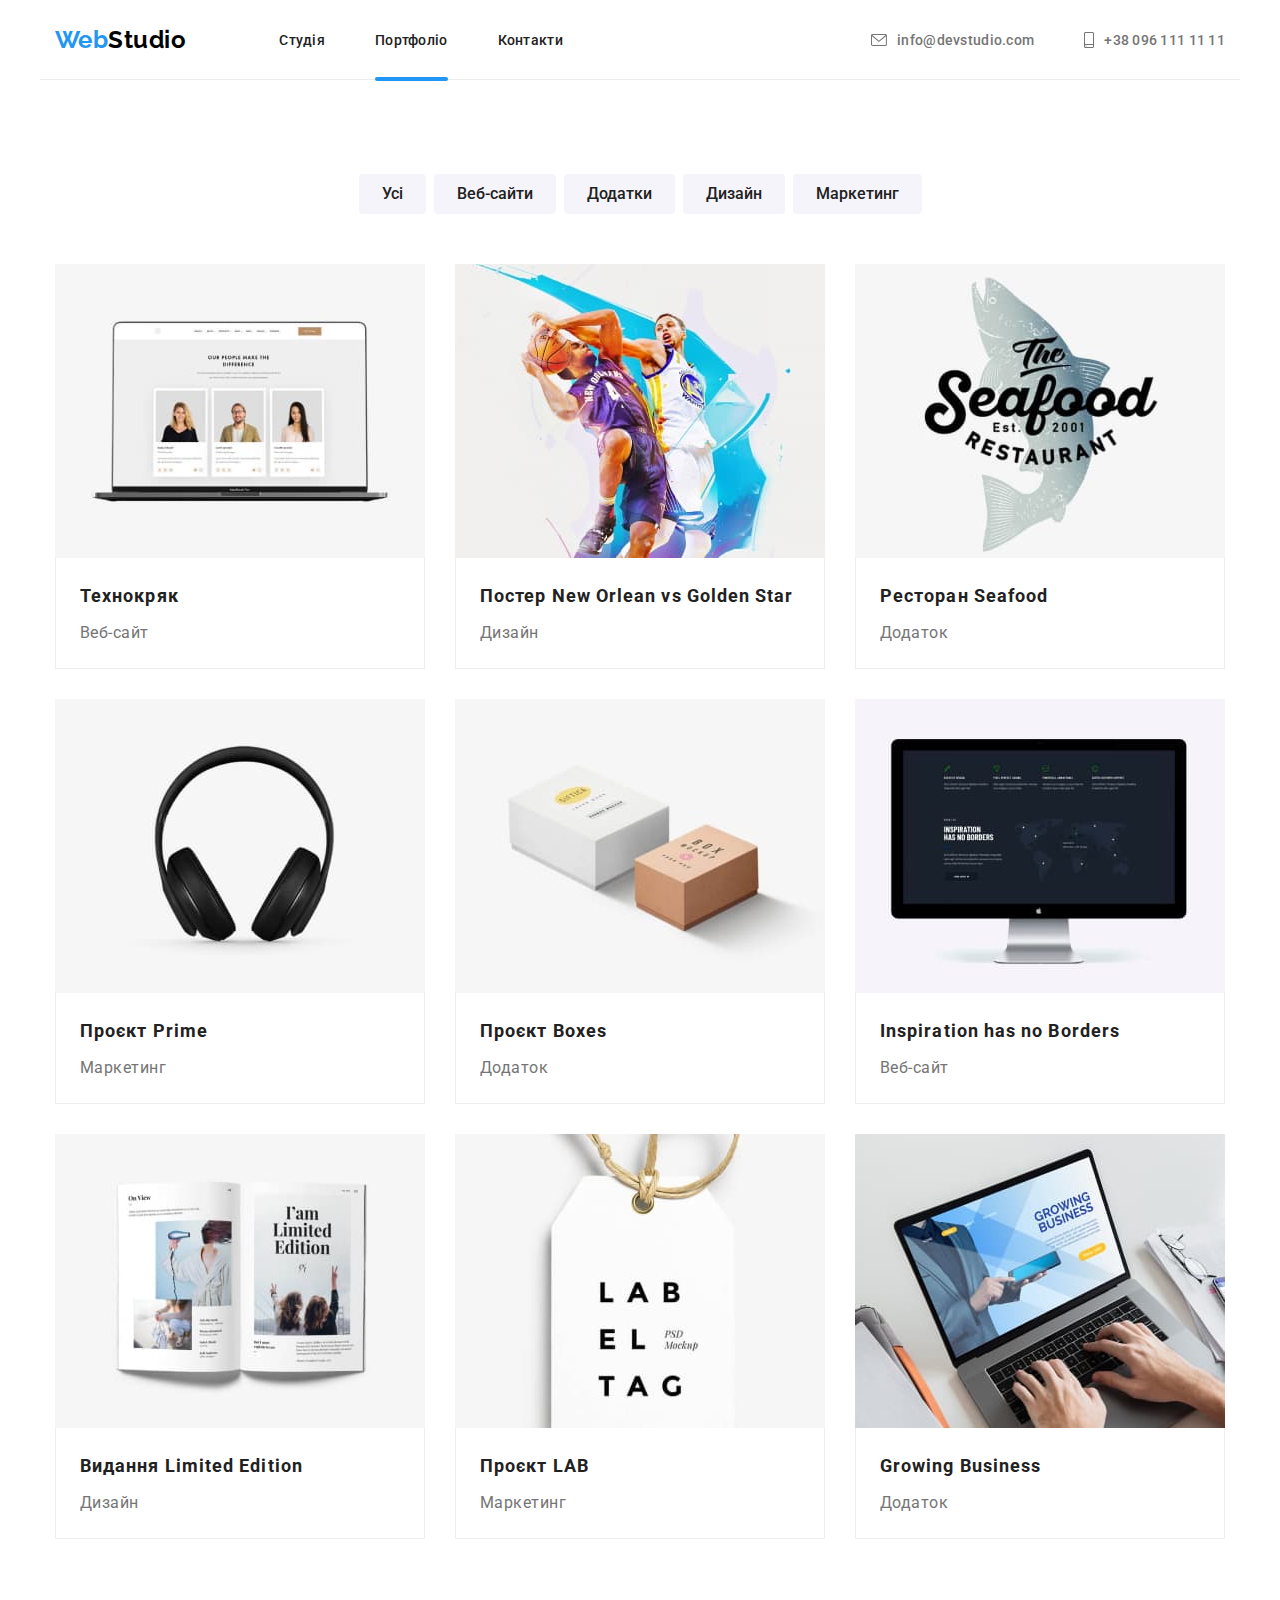
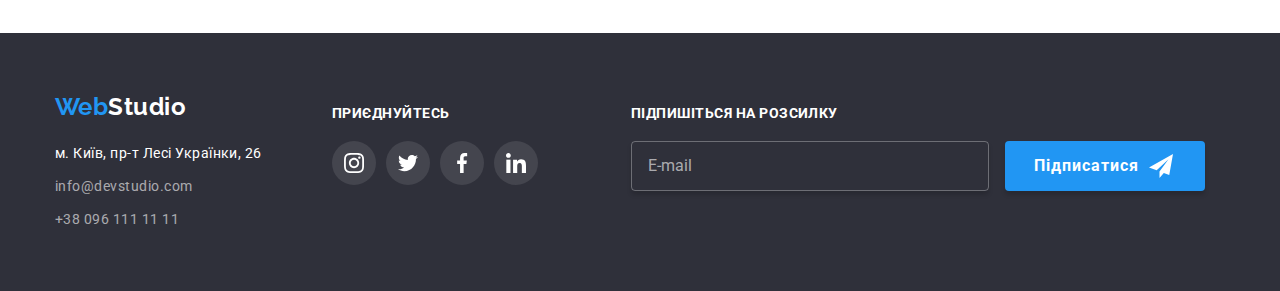
<file: portfolio.html>
<!DOCTYPE html>
<html lang="uk">
  <head>
    <meta charset="UTF-8" />
    <meta http-equiv="X-UA-Compatible" content="IE=edge" />
    <meta name="viewport" content="width=device-width, initial-scale=1.0" />
    <title>Портфоліо</title>
    <link
      rel="stylesheet"
      href="https://cdnjs.cloudflare.com/ajax/libs/modern-normalize/1.1.0/modern-normalize.css"
    />
    <link
      href="https://fonts.googleapis.com/css2?family=Raleway:wght@700&family=Roboto:wght@400;500;700;900&display=swap"
      rel="stylesheet"
    />
    <link rel="stylesheet" href="./css/main.min.css" />
  </head>
  <body class="page-body">
    <!-- Шапка сайта -->
    <header class="page-header">
      <div class="container">
        <a class="logo link page-header__logo" href="./index.html">
          <span class="logo__web">Web</span>Studio</a
        >
        <nav class="main-nav">
          <ul class="site-nav list">
            <li class="site-nav__item ">
              <a
                class="site-nav__link link"
                href="./index.html"
                >Студія</a
              >
            </li>
            <li class="site-nav__item site-nav__item--current">
              <a class="site-nav__link site-nav__link--current link" href="./portfolio.html"
                >Портфоліо</a
              >
            </li>
            <li class="site-nav__item">
              <a class="site-nav__link link" href="">Контакти</a>
            </li>
          </ul>
        </nav>
        <ul class="auth-nav list">
          <li class="auth-nav__item">
            <a class="auth-nav__link link" href="mailto:info@devstudio.com"
              ><svg class="auth-nav__icon" width="16" height="12">
                <use href="./images/icons.svg#icon-envelope"></use></svg
              >info@devstudio.com</a
            >
          </li>
          <li class="auth-nav__item">
            <a class="auth-nav__link link" href="tel:+380961111111"
              ><svg class="auth-nav__icon" width="10" height="16">
                <use href="./images/icons.svg#icon-smartphone"></use></svg
              >+38 096 111 11 11</a
            >
          </li>
        </ul>
      </div>
    </header>
    <main>
      <!-- Портфоліо -->
      <section class="section portfolio">
        <div class="container">
          <h1 class="portfolio__title" hidden>Портфоліо</h1>
          <ul class="portfolio__filters list">
            <li class="portfolio__filters-item">
              <button class="portfolio__button" type="button">Усі</button>
            </li>
            <li class="portfolio__filters-item">
              <button class="portfolio__button" type="button">Веб-сайти</button>
            </li>
            <li class="portfolio__filters-item">
              <button class="portfolio__button" type="button">Додатки</button>
            </li>
            <li class="portfolio__filters-item">
              <button class="portfolio__button" type="button">Дизайн</button>
            </li>
            <li class="portfolio__filters-item">
              <button class="portfolio__button" type="button">Маркетинг</button>
            </li>
          </ul>
          <ul class="portfolio__list list">
            <li class="project">
              <a class="project__link link" href="">
                <div class="project__thumb">
                  <img
                    class="img project__image"
                    src="./images/portfolio-technokryak.jpg"
                    alt="Сторінка сайту з трьома фото персоналу "
                    width="370"
                  />
                  <p class="project__caption">
                    Ресурс пропонує комплексні пропозиції з різним рівнем
                    функціоналу та сервісів. Все це дозволить відвідувачу
                    отримати вичерпні відомості про компанію чи приватну особу.
                  </p>
                </div>
                <div class="project__description">
                  <h2 class="project__title">Технокряк</h2>
                  <p class="project__text">Веб-сайт</p>
                </div>
              </a>
            </li>
            <li class="project">
              <a class="project__link link" href="">
                <div class="project__thumb">
                  <img
                    class="img project__image"
                    src="./images/portfolio-poster.jpg"
                    alt="Фото баскетболістів у грі"
                    width="370"
                  />
                  <p class="project__caption">
                    Ресурс пропонує комплексні пропозиції з різним рівнем
                    функціоналу та сервісів. Все це дозволить відвідувачу
                    отримати вичерпні відомості про компанію чи приватну особу.
                  </p>
                </div>
                <div class="project__description">
                  <h2 class="project__title">Постер New Orlean vs Golden Star</h2>
                  <p class="project__text">Дизайн</p>
                </div>
              </a>
            </li>
            <li class="project">
              <a class="project__link link" href="">
                <div class="project__thumb">
                  <img
                    class="img project__image"
                    src="./images/portfolio-seafood.jpg"
                    alt="Логотип ресторану Seafood"
                    width="370"
                  />
                  <p class="project__caption">
                    Ресурс пропонує комплексні пропозиції з різним рівнем
                    функціоналу та сервісів. Все це дозволить відвідувачу
                    отримати вичерпні відомості про компанію чи приватну особу.
                  </p>
                </div>
                <div class="project__description">
                  <h2 class="project__title">Ресторан Seafood</h2>
                  <p class="project__text">Додаток</p>
                </div>
              </a>
            </li>
            <li class="project">
              <a class="project__link link" href="">
                <div class="project__thumb">
                  <img
                    class="img project__image"
                    src="./images/portfolio-prime.jpg"
                    alt="Навушники чорні"
                    width="370"
                  />
                  <p class="project__caption">
                    Ресурс пропонує комплексні пропозиції з різним рівнем
                    функціоналу та сервісів. Все це дозволить відвідувачу
                    отримати вичерпні відомості про компанію чи приватну особу.
                  </p>
                </div>
                <div class="project__description">
                  <h2 class="project__title">Проєкт Prime</h2>
                  <p class="project__text">Маркетинг</p>
                </div>
              </a>
            </li>
            <li class="project">
              <a class="project__link link" href="">
                <div class="project__thumb">
                  <img
                    class="img project__image"
                    src="./images/portfolio-boxes.jpg"
                    alt="Дві коробки"
                    width="370"
                  />
                  <p class="project__caption">
                    Ресурс пропонує комплексні пропозиції з різним рівнем
                    функціоналу та сервісів. Все це дозволить відвідувачу
                    отримати вичерпні відомості про компанію чи приватну особу.
                  </p>
                </div>
                <div class="project__description">
                  <h2 class="project__title">Проєкт Boxes</h2>
                  <p class="project__text">Додаток</p>
                </div>
              </a>
            </li>
            <li class="project">
              <a class="project__link link" href="">
                <div class="project__thumb">
                  <img
                    class="img project__image"
                    src="./images/portfolio-inspiration.jpg"
                    alt="Сторінка сайту з написами"
                    width="370"
                  />
                  <p class="project__caption">
                    Ресурс пропонує комплексні пропозиції з різним рівнем
                    функціоналу та сервісів. Все це дозволить відвідувачу
                    отримати вичерпні відомості про компанію чи приватну особу.
                  </p>
                </div>
                <div class="project__description">
                  <h2 class="project__title">Inspiration has no Borders</h2>
                  <p class="project__text">Веб-сайт</p>
                </div>
              </a>
            </li>
            <li class="project">
              <a class="project__link link" href="">
                <div class="project__thumb">
                  <img
                    class="img project__image"
                    src="./images/portfolio-edition.jpg"
                    alt="Розгорнута книжка"
                    width="370"
                  />
                  <p class="project__caption">
                    Ресурс пропонує комплексні пропозиції з різним рівнем
                    функціоналу та сервісів. Все це дозволить відвідувачу
                    отримати вичерпні відомості про компанію чи приватну особу.
                  </p>
                </div>
                <div class="project__description">
                  <h2 class="project__title">Видання Limited Edition</h2>
                  <p class="project__text">Дизайн</p>
                </div>
              </a>
            </li>
            <li class="project">
              <a class="project__link link" href="">
                <div class="project__thumb">
                  <img
                    class="img project__image"
                    src="./images/portfolio-lab.jpg"
                    alt="Бірка з лого LAB"
                    width="370"
                  />
                  <p class="project__caption">
                    Ресурс пропонує комплексні пропозиції з різним рівнем
                    функціоналу та сервісів. Все це дозволить відвідувачу
                    отримати вичерпні відомості про компанію чи приватну особу.
                  </p>
                </div>
                <div class="project__description">
                  <h2 class="project__title">Проєкт LAB</h2>
                  <p class="project__text">Маркетинг</p>
                </div>
              </a>
            </li>
            <li class="project">
              <a class="project__link link" href="">
                <div class="project__thumb">
                  <img
                    class="img project__image"
                    src="./images/portfolio-business.jpg"
                    alt="В ноутбуці відкрита сторінка Growing Business"
                    width="370"
                  />
                  <p class="project__caption">
                    Ресурс пропонує комплексні пропозиції з різним рівнем
                    функціоналу та сервісів. Все це дозволить відвідувачу
                    отримати вичерпні відомості про компанію чи приватну особу.
                  </p>
                </div>
                <div class="project__description">
                  <h2 class="project__title">Growing Business</h2>
                  <p class="project__text">Додаток</p>
                </div>
              </a>
            </li>
          </ul>
        </div>
      </section>
    </main>
    <!-- Футер сайта  -->
     <footer class="footer">
      <div class="container footer__container">
        <div class="footer__first-box">
          <a class="logo link footer__logo" href="/">
            <span class="logo__web">Web</span>Studio</a
          >
          <address class="address footer__address">
            <ul class="address__list list">
              <li class="address__item">
                <a
                  class="address__link address__link--city link"
                  href="https://goo.gl/maps/1pyLAUd6PY9C7F6W9"
                  target="_blank"
                  rel="noopener noreferrer nofollow"
                  >м. Київ, пр-т Лесі Українки, 26
                </a>
              </li>
              <li class="address__item">
                <a class="address__link link" href="mailto:info@devstudio.com"
                  >info@devstudio.com</a
                >
              </li>
              <li class="address__item">
                <a class="address__link link" href="tel:+380961111111"
                  >+38 096 111 11 11</a
                >
              </li>
            </ul>
          </address>
        </div>
        <div class="social footer__social">
          <h2 class="title social__title">приєднуйтесь</h2>
          <ul class="social-list list">
            <li class="social-list__item">
              <a
                class="social-list__link social-list__link--secondary link"
                href=""
              >
                <svg class="social-list__icon" width="20" height="20">
                  <use href="./images/icons.svg#icon-instagram"></use>
                </svg>
              </a>
            </li>
            <li class="social-list__item">
              <a
                class="social-list__link social-list__link--secondary link"
                href=""
              >
                <svg class="social-list__icon" width="20" height="20">
                  <use href="./images/icons.svg#icon-twitter"></use>
                </svg>
              </a>
            </li>
            <li class="social-list__item">
              <a
                class="social-list__link social-list__link--secondary link"
                href=""
              >
                <svg class="social-list__icon" width="20" height="20">
                  <use href="./images/icons.svg#icon-facebook"></use>
                </svg>
              </a>
            </li>
            <li class="social-list__item">
              <a
                class="social-list__link social-list__link--secondary link"
                href=""
              >
                <svg class="social-list__icon" width="20" height="20">
                  <use href="./images/icons.svg#icon-linkedin"></use>
                </svg>
              </a>
            </li>
          </ul>
        </div>
        <div class="subscription">
          <h2 class="title subscription__title">Підпишіться на розсилку</h2>
          <form name="subscription__form">
            <label for="email" class="subscription__label"></label>
            <input
              class="subscription__input"
              type="email"
              name="email"
              id="email"
              placeholder="E-mail"
            />
            <button type="submit" class="subscription__button">
              Підписатися
              <svg class="subscription__icon" width="24" height="24">
                <use href="./images/icons.svg#icon-send"></use>
              </svg>
            </button>
          </form>
        </div>
      </div>
    </footer>
  </body>
</html>
</file>
<file: css/main.min.css>
:root{--primery-background-color: #FFFFFF;--primery-text-color: #757575;--title-text-color: #212121;--accent-color: #2196F3;--secondary-background-color: #F5F4FA;--card-background-color: #FFFFFF;--dark-text-color: #000000;--light-text-color: #FFFFFF;--aktive-hero-btn-color: #188CE8;--dark-background-color: #2F303A;--address-link-color: rgba(255, 255, 255, 0.6);--border-card-color: #EEEEEE;--footer-border-color: #ECECEC;--hero-bg-color: #C4C4C4;--social-link-color: #AFB1B8;--specialization-bg-color: rgba(47, 48, 58, 0.8);--hover-overlay-color: rgba(33, 150, 243, 0.9);--modal-backdrop-color: rgba(0, 0, 0, 0.2);--modal-border-color: rgba(0, 0, 0, 0.1);--footer-email-border-color: rgba(255, 255, 255, 0.3);--footer-email-shadow-color: rgba(0, 0, 0, 0.15);--input-border-color: rgba(33, 33, 33, 0.2);--modal-placeholder-color: rgba(117, 117, 117, 0.5);--card-gap: 30px;--main-font: Roboto, sans-serif;--logo-font: "Raleway", sans-serif}.page-body{background-color:var(--primery-background-color);color:var(--primery-text-color);font-family:var(--main-font);letter-spacing:.03em}.container{max-width:480px;margin:0 auto;padding:0 15px}@media screen and (min-width: 768px){.container{max-width:768px}}@media screen and (min-width: 1200px){.container{max-width:1200px}}.section{padding-top:60px;padding-bottom:60px}@media screen and (min-width: 1200px){.section{padding-top:94px;padding-bottom:94px}}h1,h2,h3,p{margin:0}.list{list-style:none;padding:0;margin:0}.link{text-decoration:none}.img{display:block;max-width:100%;height:auto}.visually-hidden{position:absolute;width:1px;height:1px;margin:-1px;border:0;padding:0;white-space:nowrap;-webkit-clip-path:inset(100%);clip-path:inset(100%);clip:rect(0 0 0 0);overflow:hidden}.title{font-weight:700;font-size:14px;line-height:1.1428571429;text-transform:uppercase;color:var(--title-text-color)}.logo{font-family:var(--logo-font);font-weight:700;font-size:24px;line-height:1.1666666667}.page-header .container{height:60px;display:-webkit-box;display:-ms-flexbox;display:flex;-webkit-box-align:center;-ms-flex-align:center;align-items:center}@media screen and (min-width: 768px){.page-header .container{height:80px}}@media screen and (min-width: 1200px){.page-header .container{border-bottom:1px solid var(--footer-border-color)}}.logo__web{color:var(--accent-color)}.page-header__logo{color:var(--dark-text-color)}.site-nav{display:none}@media screen and (min-width: 768px){.site-nav{display:-webkit-box;display:-ms-flexbox;display:flex;margin-left:88px}}@media screen and (min-width: 1200px){.site-nav{margin-left:93px}}.site-nav__item:not(:last-child){margin-right:50px}.site-nav__link{display:block;padding-top:32px;padding-bottom:32px;font-weight:500;font-size:14px;line-height:1.1428571429;letter-spacing:.02em;color:var(--title-text-color);-webkit-transition:color 250ms cubic-bezier(0.4, 0, 0.2, 1);transition:color 250ms cubic-bezier(0.4, 0, 0.2, 1)}.site-nav__link:hover,.site-nav__link:focus{color:var(--accent-color)}.site-nav__item--current{position:relative;color:var(--accent-color)}.site-nav__link--current::after{position:absolute;display:none;content:" ";bottom:-1px;border-radius:2px;background-color:var(--accent-color);width:100%;height:4px}@media screen and (min-width: 768px){.site-nav__link--current::after{display:block}}.auth-nav{display:none}@media screen and (min-width: 768px){.auth-nav{display:block;margin-left:auto}}@media screen and (min-width: 1200px){.auth-nav{display:-webkit-box;display:-ms-flexbox;display:flex}}@media screen and (max-width: 1199px){.auth-nav__item+.auth-nav__item{margin-top:10px}}@media screen and (min-width: 1200px){.auth-nav__item+.auth-nav__item{margin-left:50px}}.auth-nav__link{display:-webkit-box;display:-ms-flexbox;display:flex;-webkit-box-align:center;-ms-flex-align:center;align-items:center;font-weight:500;font-size:14px;line-height:1.1428571429;letter-spacing:.02em;color:inherit;-webkit-transition:color 250ms cubic-bezier(0.4, 0, 0.2, 1);transition:color 250ms cubic-bezier(0.4, 0, 0.2, 1)}.auth-nav__link:hover,.auth-nav__link:focus{color:var(--accent-color)}.auth-nav__icon{fill:currentColor;margin-right:10px}.hero{max-width:1600px;margin-left:auto;margin-right:auto;background-repeat:no-repeat;background-position:center;background-size:cover;background-color:var(--hero-bg-color);text-align:center;padding-top:118px;padding-bottom:118px;background-image:-webkit-gradient(linear, left top, left bottom, from(rgba(47, 48, 58, 0.4)), to(rgba(47, 48, 58, 0.4))),url(../images/hero/img_mob@1x.jpg);background-image:linear-gradient(rgba(47, 48, 58, 0.4), rgba(47, 48, 58, 0.4)),url(../images/hero/img_mob@1x.jpg)}@media screen and (min-device-pixel-ratio: 2),(-webkit-min-device-pixel-ratio: 2),(min-resolution: 192dpi),(min-resolution: 2dppx){.hero{background-image:-webkit-gradient(linear, left top, left bottom, from(rgba(47, 48, 58, 0.4)), to(rgba(47, 48, 58, 0.4))),url(../images/hero/img_mob@2x.jpg);background-image:linear-gradient(rgba(47, 48, 58, 0.4), rgba(47, 48, 58, 0.4)),url(../images/hero/img_mob@2x.jpg)}}@media screen and (min-width: 768px){.hero{background-image:-webkit-gradient(linear, left top, left bottom, from(rgba(47, 48, 58, 0.4)), to(rgba(47, 48, 58, 0.4))),url(../images/hero/img_tab@1x.jpg);background-image:linear-gradient(rgba(47, 48, 58, 0.4), rgba(47, 48, 58, 0.4)),url(../images/hero/img_tab@1x.jpg)}}@media screen and (min-width: 768px)and (min-device-pixel-ratio: 2),screen and (min-width: 768px)and (-webkit-min-device-pixel-ratio: 2),screen and (min-width: 768px)and (min-resolution: 192dpi),screen and (min-width: 768px)and (min-resolution: 2dppx){.hero{background-image:-webkit-gradient(linear, left top, left bottom, from(rgba(47, 48, 58, 0.4)), to(rgba(47, 48, 58, 0.4))),url(../images/hero/img_tab@2x.jpg);background-image:linear-gradient(rgba(47, 48, 58, 0.4), rgba(47, 48, 58, 0.4)),url(../images/hero/img_tab@2x.jpg)}}@media screen and (min-width: 1200px){.hero{padding-top:200px;padding-bottom:200px;background-image:-webkit-gradient(linear, left top, left bottom, from(rgba(47, 48, 58, 0.4)), to(rgba(47, 48, 58, 0.4))),url(../images/hero/img_desk@1x.jpg);background-image:linear-gradient(rgba(47, 48, 58, 0.4), rgba(47, 48, 58, 0.4)),url(../images/hero/img_desk@1x.jpg)}}@media screen and (min-width: 1200px)and (min-device-pixel-ratio: 2),screen and (min-width: 1200px)and (-webkit-min-device-pixel-ratio: 2),screen and (min-width: 1200px)and (min-resolution: 192dpi),screen and (min-width: 1200px)and (min-resolution: 2dppx){.hero{background-image:-webkit-gradient(linear, left top, left bottom, from(rgba(47, 48, 58, 0.4)), to(rgba(47, 48, 58, 0.4))),url(../images/hero/img_desk@2x.jpg);background-image:linear-gradient(rgba(47, 48, 58, 0.4), rgba(47, 48, 58, 0.4)),url(../images/hero/img_desk@2x.jpg)}}.hero__title{margin-bottom:var(--card-gap);font-weight:900;font-size:26px;line-height:1.6153846154;letter-spacing:.06em;text-transform:uppercase;color:var(--light-text-color)}@media screen and (min-width: 1200px){.hero__title{font-size:44px;line-height:1.3636363636}}.hero__button{background-color:var(--accent-color);color:var(--light-text-color);cursor:pointer;font-family:inherit;font-weight:700;font-size:16px;line-height:1.875;letter-spacing:.06em;display:inline-block;border:1px solid rgba(0,0,0,0);border-radius:4px;padding:10px 24px;-webkit-transition:background-color 250ms cubic-bezier(0.4, 0, 0.2, 1);transition:background-color 250ms cubic-bezier(0.4, 0, 0.2, 1)}.hero__button:hover,.hero__button:focus{background-color:var(--aktive-hero-btn-color)}@media screen and (min-width: 1200px){.hero__button{padding:10px 32px}}.features__thumb{background-color:var(--secondary-background-color);padding:25px 0;margin-bottom:var(--card-gap);border-radius:4px}.section-features__title{font-weight:700;font-size:36px;line-height:1.1666666667;text-align:center;color:var(--title-text-color)}.features{margin-top:calc(-1*var(--card-gap))}@media screen and (min-width: 768px){.features{display:-webkit-box;display:-ms-flexbox;display:flex;-ms-flex-wrap:wrap;flex-wrap:wrap;margin-left:calc(-1*var(--card-gap))}}.features__item{margin-top:var(--card-gap);text-align:center}@media screen and (min-width: 768px){.features__item{-ms-flex-preferred-size:calc((100% - 2*var(--card-gap))/2);flex-basis:calc((100% - 2*var(--card-gap))/2);margin-left:var(--card-gap)}}@media screen and (min-width: 1200px){.features__item{-ms-flex-preferred-size:calc((100% - 4*var(--card-gap))/4);flex-basis:calc((100% - 4*var(--card-gap))/4)}}.features__title{margin-bottom:10px}.features__text{font-size:14px;line-height:1.7142857143;text-align:left;color:var(--primery-text-color)}.section-specialization{display:none;padding-top:0}@media screen and (min-width: 1200px){.section-specialization{display:block}}.section-specialization__title{margin-bottom:50px;font-weight:700;font-size:36px;line-height:1.1666666667;text-align:center;color:var(--title-text-color)}.specialization{display:-webkit-box;display:-ms-flexbox;display:flex;-ms-flex-wrap:wrap;flex-wrap:wrap;margin-top:calc(-1*var(--card-gap));margin-left:calc(-1*var(--card-gap))}.specialization__item{position:relative;-ms-flex-preferred-size:calc((100% - 3*var(--card-gap))/3);flex-basis:calc((100% - 3*var(--card-gap))/3);margin-left:var(--card-gap);margin-top:var(--card-gap)}.specialization__title{position:absolute;bottom:0;left:0;width:100%;padding-top:27px;padding-bottom:27px;text-align:center;color:var(--light-text-color);background-color:var(--specialization-bg-color)}.social-list{display:-webkit-box;display:-ms-flexbox;display:flex;-webkit-box-pack:center;-ms-flex-pack:center;justify-content:center}.social-list__item{width:44px;height:44px;margin-right:10px}.social-list__item:last-child{margin-right:0}.social-list__link{width:100%;height:100%;display:-webkit-box;display:-ms-flexbox;display:flex;-webkit-box-align:center;-ms-flex-align:center;align-items:center;-webkit-box-pack:center;-ms-flex-pack:center;justify-content:center;border-radius:50%;fill:var(--social-link-color);-webkit-transition:border-radius 250ms cubic-bezier(0.4, 0, 0.2, 1),background-color 250ms cubic-bezier(0.4, 0, 0.2, 1),fill 250ms cubic-bezier(0.4, 0, 0.2, 1);transition:border-radius 250ms cubic-bezier(0.4, 0, 0.2, 1),background-color 250ms cubic-bezier(0.4, 0, 0.2, 1),fill 250ms cubic-bezier(0.4, 0, 0.2, 1)}.social-list__link:hover,.social-list__link:focus{background-color:var(--accent-color);fill:var(--light-text-color)}.team{background-color:var(--secondary-background-color)}@media screen and (min-width: 768px){.team__list{display:-webkit-box;display:-ms-flexbox;display:flex;-ms-flex-wrap:wrap;flex-wrap:wrap;margin-top:calc(-1*var(--card-gap));margin-left:calc(-1*var(--card-gap))}}.team-card__image{width:100%;margin-bottom:var(--card-gap)}.team-card{margin-bottom:var(--card-gap);padding-bottom:24px;background-color:var(--card-background-color);border-radius:0 0 4px 4px;-webkit-box-shadow:0 2px 1px rgba(0,0,0,.2),0 1px 1px rgba(0,0,0,.14),0 1px 3px rgba(0,0,0,.12);box-shadow:0 2px 1px rgba(0,0,0,.2),0 1px 1px rgba(0,0,0,.14),0 1px 3px rgba(0,0,0,.12)}@media screen and (min-width: 768px){.team-card{-ms-flex-preferred-size:calc((100% - 2*var(--card-gap))/2);flex-basis:calc((100% - 2*var(--card-gap))/2);margin-left:var(--card-gap);margin-top:var(--card-gap)}}@media screen and (min-width: 1200px){.team-card{-ms-flex-preferred-size:calc((100% - 4*var(--card-gap))/4);flex-basis:calc((100% - 4*var(--card-gap))/4)}}.team__title{margin-bottom:var(--card-gap);font-weight:700;font-size:28px;line-height:1.1785714286;text-align:center;color:var(--title-text-color)}@media screen and (min-width: 1200px){.team__title{font-size:36px;line-height:1.1666666667}}.team-card__title{margin-bottom:10px;font-weight:500;font-size:16px;line-height:1.1875;text-align:center;color:var(--title-text-color)}.team-card__text{margin-bottom:16px;font-size:16px;line-height:1.1875;text-align:center}.clients__title{font-weight:700;font-size:28px;line-height:1.1785714286;text-align:center;color:var(--title-text-color);margin-bottom:var(--card-gap)}@media screen and (min-width: 1200px){.clients__title{font-size:36px;line-height:1.1666666667;margin-bottom:50px}}.clients__list{display:-webkit-box;display:-ms-flexbox;display:flex;-ms-flex-wrap:wrap;flex-wrap:wrap;margin-top:calc(-1*var(--card-gap));margin-left:calc(-1*var(--card-gap))}.client-card{display:block;-ms-flex-preferred-size:calc((100% - 2*var(--card-gap))/2);flex-basis:calc((100% - 2*var(--card-gap))/2);margin-left:var(--card-gap);margin-top:var(--card-gap);-webkit-box-pack:center;-ms-flex-pack:center;justify-content:center;-webkit-box-align:center;-ms-flex-align:center;align-items:center;border:1px solid var(--social-link-color);border-radius:4px;text-align:center;height:92px;padding-top:16px;padding-bottom:16px}.client-card:hover{border:1px solid var(--accent-color)}.client-card:hover .client-card__link{color:var(--accent-color)}@media screen and (min-width: 768px){.client-card{-ms-flex-preferred-size:calc((100% - 3*var(--card-gap))/3);flex-basis:calc((100% - 3*var(--card-gap))/3)}}@media screen and (min-width: 1200px){.client-card{-ms-flex-preferred-size:calc((100% - 6*var(--card-gap))/6);flex-basis:calc((100% - 6*var(--card-gap))/6)}}.client-card__link{display:inline-block;color:var(--social-link-color);-webkit-transition:color 250ms cubic-bezier(0.4, 0, 0.2, 1),border 250ms cubic-bezier(0.4, 0, 0.2, 1);transition:color 250ms cubic-bezier(0.4, 0, 0.2, 1),border 250ms cubic-bezier(0.4, 0, 0.2, 1)}.client-card__icon{fill:currentColor}.footer{background-color:var(--dark-background-color);padding-top:60px;padding-bottom:60px;margin:0 auto}@media screen and (min-width: 768px)and (max-width: 1199px){.footer{position:relative;height:464px}}@media screen and (max-width: 1199px){.footer{text-align:center}}@media screen and (min-width: 768px){.footer__container{display:-webkit-box;display:-ms-flexbox;display:flex}}.footer__logo{color:var(--light-text-color)}@media screen and (max-width: 1199px){.footer__address{margin-top:28px;margin-bottom:60px}}@media screen and (min-width: 1200px){.footer__address{margin-top:20px}}.address__link{font-style:normal;font-size:14px;line-height:1.7142857143;color:var(--address-link-color);-webkit-transition:color 250ms cubic-bezier(0.4, 0, 0.2, 1);transition:color 250ms cubic-bezier(0.4, 0, 0.2, 1)}.address__link:hover,.address__link:focus{color:var(--accent-color)}.address__item:not(:last-child){margin-bottom:12px}@media screen and (min-width: 1199px){.address__item:not(:last-child){margin-bottom:9px}}.address__link--city{color:var(--light-text-color)}@media screen and (min-width: 768px)and (max-width: 1199px){.footer__first-box{margin-left:76px}}@media screen and (min-width: 1199px){.social__list{display:-webkit-box;display:-ms-flexbox;display:flex}}@media screen and (max-width: 768px){.footer__social{margin-bottom:60px;margin-left:auto;margin-right:auto}}@media screen and (min-width: 768px)and (max-width: 1199px){.footer__social{margin-left:165px;margin-top:5px}}@media screen and (min-width: 1200px){.footer__social{margin-top:12px;margin-left:70px}}.social__title{color:var(--light-text-color);margin-bottom:20px}.social-list__link--secondary{background-color:rgba(255,255,255,.1);fill:var(--light-text-color)}@media screen and (min-width: 768px)and (max-width: 1199px){.subscription{position:absolute;bottom:60px;left:50%;-webkit-transform:translateX(-50%);transform:translateX(-50%)}}@media screen and (min-width: 1200px){.subscription{height:86px;margin-top:12px;margin-left:93px}}.subscription__title{color:var(--light-text-color);margin-bottom:20px}.subscription__input{width:100%;height:50px;border:1px solid var(--footer-email-border-color);-webkit-box-shadow:0px 4px 4px var(--footer-email-shadow-color);box-shadow:0px 4px 4px var(--footer-email-shadow-color);border-radius:4px;background-color:inherit;padding-left:16px;font-size:16px;line-height:1.25;color:var(--address-link-color)}.subscription__input::-webkit-input-placeholder{font-size:16px;line-height:1.25;color:var(--address-link-color)}.subscription__input::-moz-placeholder{font-size:16px;line-height:1.25;color:var(--address-link-color)}.subscription__input:-ms-input-placeholder{font-size:16px;line-height:1.25;color:var(--address-link-color)}.subscription__input::-ms-input-placeholder{font-size:16px;line-height:1.25;color:var(--address-link-color)}.subscription__input::placeholder{font-size:16px;line-height:1.25;color:var(--address-link-color)}@media screen and (max-width: 1199px){.subscription__input{margin-bottom:20px}}@media screen and (min-width: 768px){.subscription__input{width:450px}}@media screen and (min-width: 1200px){.subscription__input{width:358px}}.subscription__button{display:inline-block;position:relative;width:200px;height:50px;cursor:pointer;text-align:left;padding-left:28px;background-color:var(--accent-color);border:1px solid rgba(0,0,0,0);-webkit-box-shadow:0px 4px 4px var(--footer-email-shadow-color);box-shadow:0px 4px 4px var(--footer-email-shadow-color);border-radius:4px;font-weight:700;font-size:16px;line-height:1.875;letter-spacing:.06em;color:var(--light-text-color)}@media screen and (min-width: 1200px){.subscription__button{margin-left:12px}}.subscription__icon{position:absolute;margin-left:10px;top:50%;-webkit-transform:translateY(-50%);transform:translateY(-50%)}.portfolio__filters{display:-webkit-box;display:-ms-flexbox;display:flex;-webkit-box-pack:center;-ms-flex-pack:center;justify-content:center;margin-bottom:50px}.portfolio__filters-item+.portfolio__filters-item{margin-left:8px}.portfolio__button{border:1px solid rgba(0,0,0,0);border-radius:4px;padding:6px 22px;cursor:pointer;font-family:inherit;font-weight:500;font-size:16px;line-height:1.625;text-align:center;background-color:var(--secondary-background-color);color:var(--title-text-color);-webkit-transition:background-color 250ms cubic-bezier(0.4, 0, 0.2, 1),color 250ms cubic-bezier(0.4, 0, 0.2, 1),-webkit-box-shadow 250ms cubic-bezier(0.4, 0, 0.2, 1);transition:background-color 250ms cubic-bezier(0.4, 0, 0.2, 1),color 250ms cubic-bezier(0.4, 0, 0.2, 1),-webkit-box-shadow 250ms cubic-bezier(0.4, 0, 0.2, 1);transition:background-color 250ms cubic-bezier(0.4, 0, 0.2, 1),color 250ms cubic-bezier(0.4, 0, 0.2, 1),box-shadow 250ms cubic-bezier(0.4, 0, 0.2, 1);transition:background-color 250ms cubic-bezier(0.4, 0, 0.2, 1),color 250ms cubic-bezier(0.4, 0, 0.2, 1),box-shadow 250ms cubic-bezier(0.4, 0, 0.2, 1),-webkit-box-shadow 250ms cubic-bezier(0.4, 0, 0.2, 1)}.portfolio__button:hover,.portfolio__button:focus{background-color:var(--accent-color);color:var(--light-text-color);-webkit-box-shadow:0 2px 2px rgba(0,0,0,.12),0 1px 2px rgba(0,0,0,.08),0 3px 1px rgba(0,0,0,.1);box-shadow:0 2px 2px rgba(0,0,0,.12),0 1px 2px rgba(0,0,0,.08),0 3px 1px rgba(0,0,0,.1)}.portfolio__list{display:-webkit-box;display:-ms-flexbox;display:flex;-ms-flex-wrap:wrap;flex-wrap:wrap;margin-top:calc(-1*var(--card-gap));margin-left:calc(-1*var(--card-gap))}.project{-ms-flex-preferred-size:calc((100% - 3*var(--card-gap))/3);flex-basis:calc((100% - 3*var(--card-gap))/3);margin-left:var(--card-gap);margin-top:var(--card-gap);display:block;-webkit-transition:-webkit-box-shadow 250ms cubic-bezier(0.4, 0, 0.2, 1);transition:-webkit-box-shadow 250ms cubic-bezier(0.4, 0, 0.2, 1);transition:box-shadow 250ms cubic-bezier(0.4, 0, 0.2, 1);transition:box-shadow 250ms cubic-bezier(0.4, 0, 0.2, 1), -webkit-box-shadow 250ms cubic-bezier(0.4, 0, 0.2, 1)}.project:hover,.project:focus{-webkit-box-shadow:1px 4px 6px rgba(0,0,0,.16),0 4px 4px rgba(0,0,0,.06),0 1px 1px rgba(0,0,0,.12);box-shadow:1px 4px 6px rgba(0,0,0,.16),0 4px 4px rgba(0,0,0,.06),0 1px 1px rgba(0,0,0,.12)}.project :hover .project__caption,.project .card :focus .project__caption{-webkit-transform:translateY(0);transform:translateY(0)}.project__description{padding:20px 24px;border-left:1px solid var(--border-card-color);border-right:1px solid var(--border-card-color);border-bottom:1px solid var(--border-card-color)}.project__title{margin-bottom:4px;font-weight:700;font-size:18px;line-height:2;letter-spacing:.06em;color:var(--title-text-color)}.project__text{font-size:16px;line-height:1.875;color:var(--primery-text-color)}.project__thumb{position:relative;overflow:hidden}.project__caption{position:absolute;top:0;left:0;width:100%;height:100%;padding:63px 24px;font-size:18px;line-height:1.5555555556;color:var(--light-text-color);background-color:var(--hover-overlay-color);-webkit-transform:translateY(101%);transform:translateY(101%);-webkit-transition:-webkit-transform 250ms cubic-bezier(0.4, 0, 0.2, 1);transition:-webkit-transform 250ms cubic-bezier(0.4, 0, 0.2, 1);transition:transform 250ms cubic-bezier(0.4, 0, 0.2, 1);transition:transform 250ms cubic-bezier(0.4, 0, 0.2, 1), -webkit-transform 250ms cubic-bezier(0.4, 0, 0.2, 1)}.modal-backdrop{position:fixed;top:0;bottom:0;left:0;right:0;background-color:var(--modal-backdrop-color);border:1px solid var(--modal-border-color);-webkit-transition:opacity 250ms cubic-bezier(0.4, 0, 0.2, 1),visibility 250ms cubic-bezier(0.4, 0, 0.2, 1);transition:opacity 250ms cubic-bezier(0.4, 0, 0.2, 1),visibility 250ms cubic-bezier(0.4, 0, 0.2, 1)}.modal-backdrop.is-hidden .modal{top:50%;left:50%;-webkit-transform:translate(-50%, -50%) scale(1.1);transform:translate(-50%, -50%) scale(1.1)}.modal{height:609px;position:absolute;padding:40px;-webkit-box-align:center;-ms-flex-align:center;align-items:center;top:50%;left:15px;right:15px;-webkit-transform:translateY(-50%) scale(1);transform:translateY(-50%) scale(1);-webkit-transition:opacity 250ms cubic-bezier(0.4, 0, 0.2, 1),-webkit-transform 250ms cubic-bezier(0.4, 0, 0.2, 1);transition:opacity 250ms cubic-bezier(0.4, 0, 0.2, 1),-webkit-transform 250ms cubic-bezier(0.4, 0, 0.2, 1);transition:transform 250ms cubic-bezier(0.4, 0, 0.2, 1),opacity 250ms cubic-bezier(0.4, 0, 0.2, 1);transition:transform 250ms cubic-bezier(0.4, 0, 0.2, 1),opacity 250ms cubic-bezier(0.4, 0, 0.2, 1),-webkit-transform 250ms cubic-bezier(0.4, 0, 0.2, 1);background-color:var(--primery-background-color);border-radius:4px}@media screen and (max-width: 479px){.modal{max-width:450px}}@media screen and (min-width: 480px){.modal{top:50%;left:50%;-webkit-transform:translate(-50%, -50%) scale(1);transform:translate(-50%, -50%) scale(1)}}@media screen and (min-width: 480px)and (max-width: 1199px){.modal{width:450px}}@media screen and (min-width: 1200px){.modal{width:528px;height:581px}}.modal__close-sign{position:absolute;width:30px;height:30px;top:8px;right:8px;display:-webkit-box;display:-ms-flexbox;display:flex;-webkit-box-align:center;-ms-flex-align:center;align-items:center;-webkit-box-pack:center;-ms-flex-pack:center;justify-content:center;cursor:pointer;border:1px solid var(--modal-border-color);border-radius:50%;background-color:var(--primery-background-color);color:var(--dark-text-color);-webkit-transition:fill 250ms cubic-bezier(0.4, 0, 0.2, 1);transition:fill 250ms cubic-bezier(0.4, 0, 0.2, 1)}.modal__close-sign :hover,.modal__close-sign :focus{fill:var(--accent-color)}.modal__button-icon{fill:currentColor}.is-hidden{visibility:hidden;opacity:0;pointer-events:none}.modal__title{margin-bottom:12px;font-weight:700;font-size:20px;line-height:1.5;text-align:center;color:var(--title-text-color)}@media screen and (min-width: 1200px){.modal__title{line-height:1.15}}.modal__label{display:block;margin-bottom:4px;font-size:12px;line-height:1.1666666667;letter-spacing:.01em;color:var(--primery-text-color)}.modal__input{width:100%;height:40px;margin-bottom:0;padding-left:42px;line-height:1.1428571429;letter-spacing:.01em;color:var(--modal-placeholder-color);border:1px solid var(--input-border-color);border-radius:4px;-webkit-transition:outline-style 250ms cubic-bezier(0.4, 0, 0.2, 1),color 250ms cubic-bezier(0.4, 0, 0.2, 1),border-color 250ms cubic-bezier(0.4, 0, 0.2, 1);transition:outline-style 250ms cubic-bezier(0.4, 0, 0.2, 1),color 250ms cubic-bezier(0.4, 0, 0.2, 1),border-color 250ms cubic-bezier(0.4, 0, 0.2, 1)}.modal__input:hover,.modal__input:focus{outline-style:none;color:var(--accent-color);border-color:var(--accent-color)}.modal__input:hover+.modal__input-icon,.modal__input:focus+.modal__input-icon{fill:var(--accent-color)}.modal__input::-webkit-input-placeholder{font-size:12px;line-height:1.1428571429;letter-spacing:.01em;color:var(--modal-placeholder-color)}.modal__input::-moz-placeholder{font-size:12px;line-height:1.1428571429;letter-spacing:.01em;color:var(--modal-placeholder-color)}.modal__input:-ms-input-placeholder{font-size:12px;line-height:1.1428571429;letter-spacing:.01em;color:var(--modal-placeholder-color)}.modal__input::-ms-input-placeholder{font-size:12px;line-height:1.1428571429;letter-spacing:.01em;color:var(--modal-placeholder-color)}.modal__input::placeholder{font-size:12px;line-height:1.1428571429;letter-spacing:.01em;color:var(--modal-placeholder-color)}.modal__input-wrapper{display:block;position:relative;margin-bottom:10px;color:var(--title-text-color)}.modal__input-icon{position:absolute;left:12px;top:50%;-webkit-transform:translateY(-50%);transform:translateY(-50%);fill:currentColor;-webkit-transition:fill 250ms cubic-bezier(0.4, 0, 0.2, 1);transition:fill 250ms cubic-bezier(0.4, 0, 0.2, 1)}.modal__textarea{height:120px;padding:12px 16px;margin-bottom:20px;resize:none}.modal__checkbox-agree{display:-webkit-box;display:-ms-flexbox;display:flex;margin-bottom:30px;font-size:12px;line-height:1.1666666667;-webkit-box-align:center;-ms-flex-align:center;align-items:center;color:var(--primery-text-color)}@media screen and (min-width: 1200px){.modal__checkbox-agree{font-size:14px;line-height:1.7142857143}}.modal__checkbox-link{margin-left:5px;color:var(--accent-color)}.modal__icon-wrapper{display:-webkit-box;display:-ms-flexbox;display:flex;-webkit-box-align:center;-ms-flex-align:center;align-items:center;-webkit-box-pack:center;-ms-flex-pack:center;justify-content:center;margin-right:8px;width:16px;height:15px;border:2px solid var(--title-text-color);border-radius:2px}.modal__agree-icon{fill:rgba(0,0,0,0)}.modal__check-line-input:checked+.modal__checkbox-agree .modal__icon-wrapper{background-color:var(--accent-color);border:none}.modal__check-line-input:checked+.modal__checkbox-agree .modal__agree-icon{fill:#fff}.modal__button{position:absolute;bottom:40px;left:50%;-webkit-transform:translateX(-50%);transform:translateX(-50%);display:inline-block;border:1px solid rgba(0,0,0,0);padding:10px 52px;cursor:pointer;font-family:inherit;font-weight:700;font-size:16px;line-height:1.875;letter-spacing:.06em;color:var(--light-text-color);background-color:var(--accent-color);-webkit-box-shadow:0px 4px 4px rgba(0,0,0,.15);box-shadow:0px 4px 4px rgba(0,0,0,.15);border-radius:4px}.modal__button:hover,.modal__button:focus{background-color:var(--aktive-hero-btn-color)}.menu-toggle{min-height:40px;min-width:40px;display:-webkit-box;display:-ms-flexbox;display:flex;-webkit-box-align:center;-ms-flex-align:center;align-items:center;-webkit-box-pack:center;-ms-flex-pack:center;justify-content:center;margin-left:auto;padding:0;background-color:rgba(0,0,0,0);color:var(--title-text-color);cursor:pointer;border:none;outline:none}@media(min-width: 768px){.menu-toggle{display:none}}.menu-toggle:hover,.menu-toggle:focus{color:var(--accent-color)}.menu-toggle__icon{fill:currentColor}.menu-container{display:-webkit-box;display:-ms-flexbox;display:flex;-webkit-box-orient:vertical;-webkit-box-direction:normal;-ms-flex-direction:column;flex-direction:column;position:fixed;top:0;left:0;width:100vw;height:100vh;padding:48px 40px;background-color:var(--primery-background-color);z-index:999;-webkit-transform:translateX(100%);transform:translateX(100%);-webkit-transition:-webkit-transform 250ms ease-in-out;transition:-webkit-transform 250ms ease-in-out;transition:transform 250ms ease-in-out;transition:transform 250ms ease-in-out, -webkit-transform 250ms ease-in-out}.menu-container.is-open{-webkit-transform:translateX(0);transform:translateX(0)}.menu-container .menu-toggle{position:absolute;top:16px;right:16px}.mobile-menu{margin-bottom:auto}.mobile-menu__link{font-weight:500;font-size:40px;line-height:1.175;letter-spacing:.02em;color:var(--title-text-color)}.mobile-menu__item:not(:last-child){margin-bottom:32px}.mobile-menu__link--current{color:var(--accent-color)}.mobile-contacts__item--phone{margin-bottom:32px}.mobile-contacts__item--phone .link{font-weight:500;font-size:34px;line-height:1.1764705882;letter-spacing:.02em;color:var(--accent-color)}.mobile-contacts__item--mail{margin-bottom:64px}.mobile-contacts__item--mail .link{font-weight:500;font-size:24px;line-height:1.1666666667;letter-spacing:.02em;color:var(--primery-text-color)}.mobile-socials{display:-webkit-box;display:-ms-flexbox;display:flex;gap:20px}.mobile-social__link{position:relative;font-weight:500;font-size:18px;line-height:1.2222222222;letter-spacing:.02em;color:var(--accent-color)}.mobile-social__link::before{content:" ";display:block;position:absolute;left:-10px;background-color:var(--input-border-color);width:1px;height:22px}/*# sourceMappingURL=main.min.css.map */
</file>
